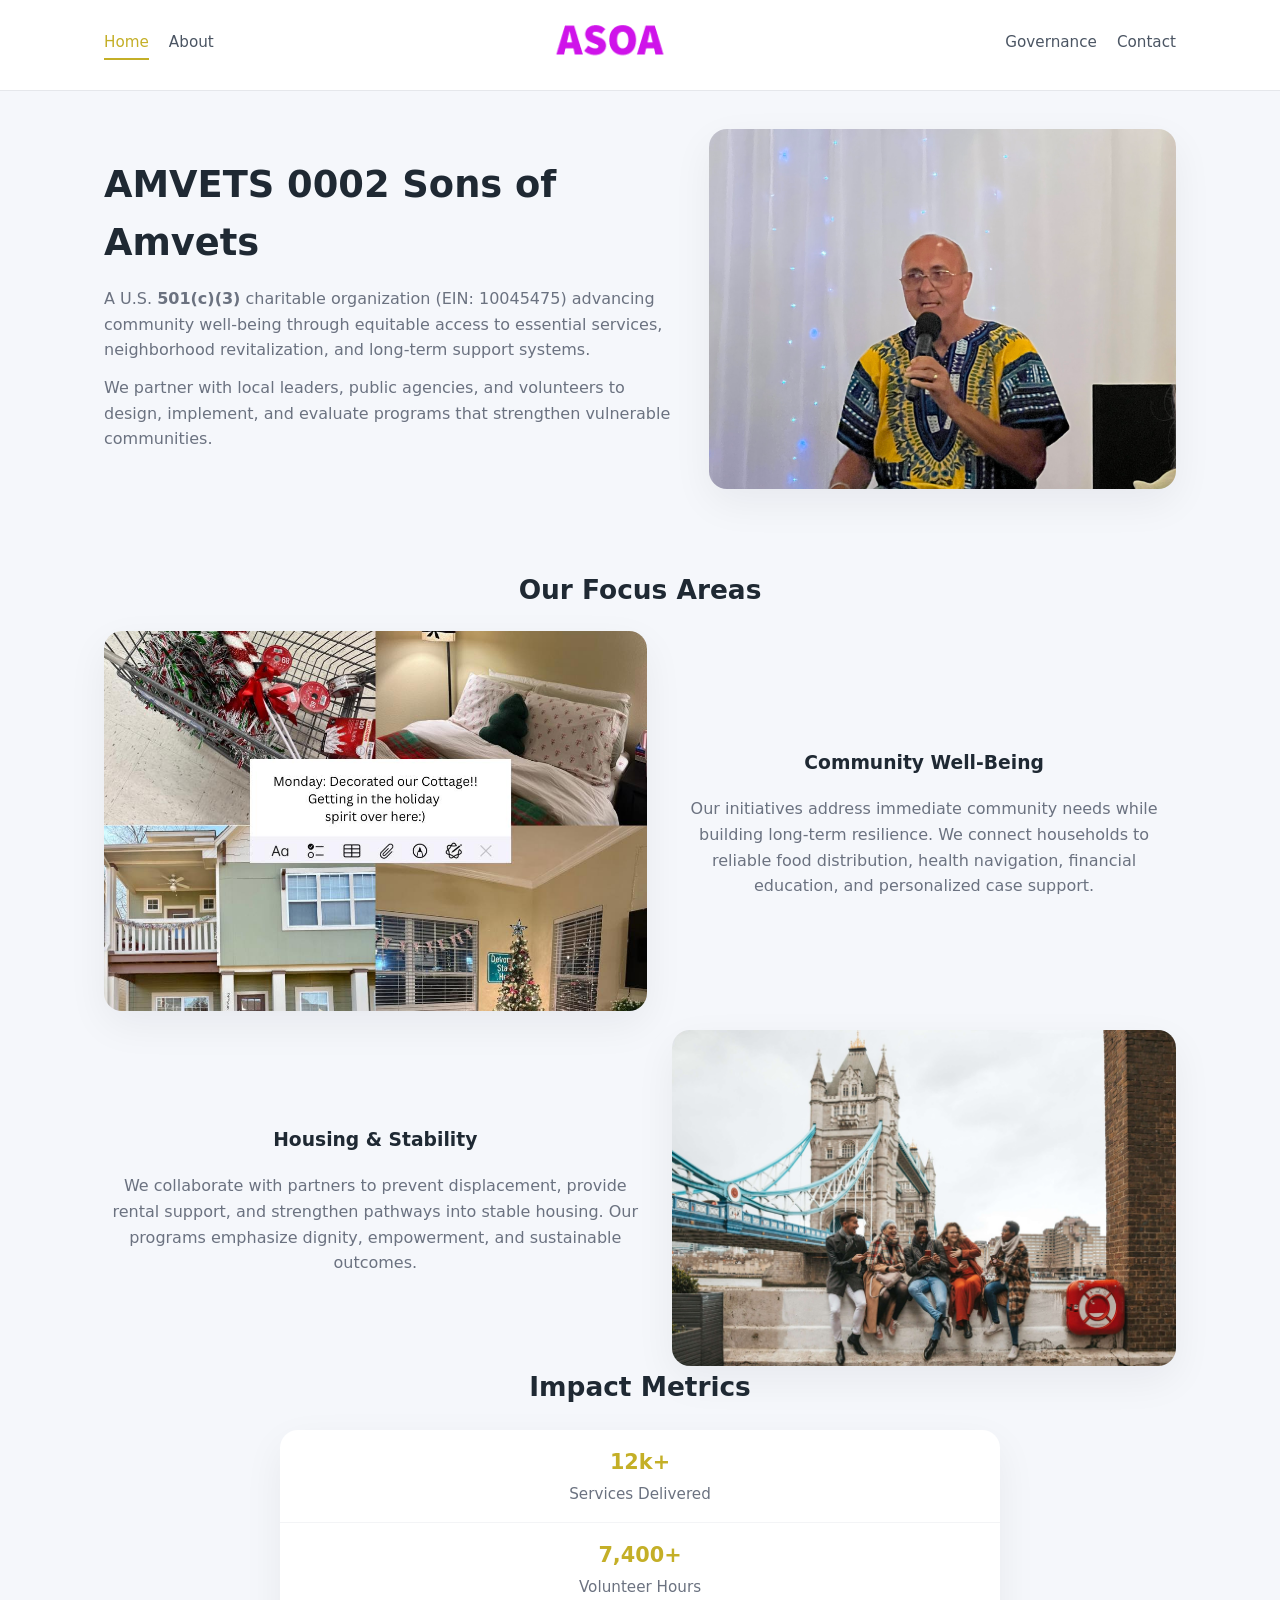
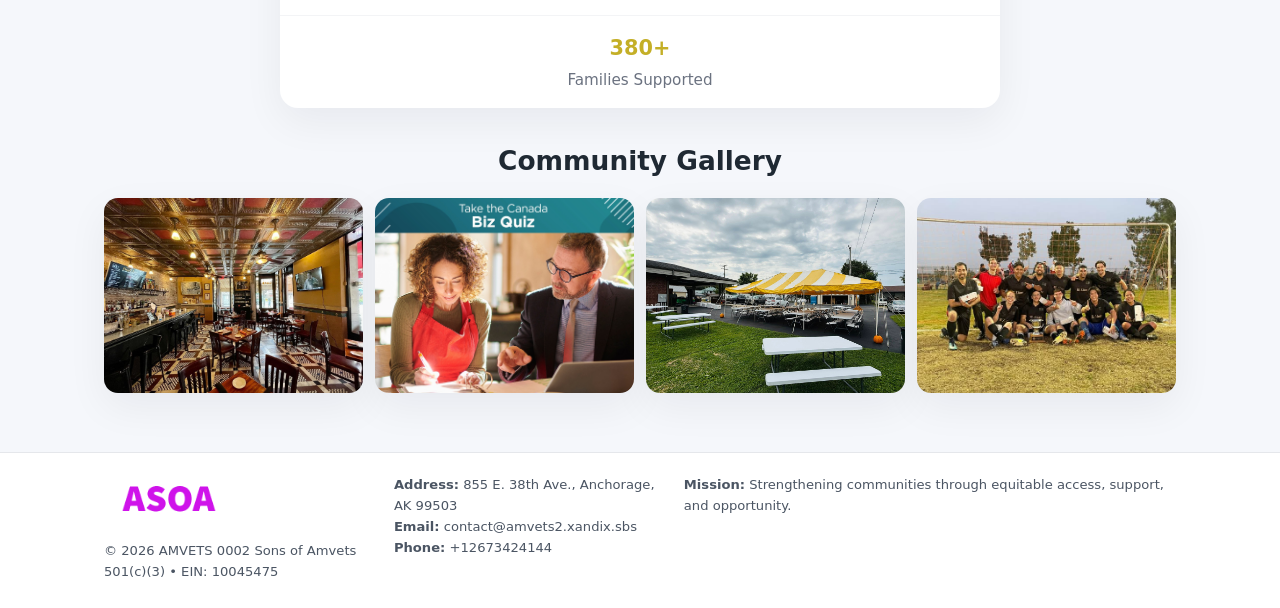
<file: index.html>
<!doctype html>
<html lang="en">
<head>
<meta charset="utf-8"/>
<meta name="viewport" content="width=device-width,initial-scale=1"/>
<title>AMVETS 0002 Sons of Amvets – Nonprofit • 2025</title>
<link rel="stylesheet" href="assets/styles.css"/>
<link rel="icon" href="images/logo.png"/>

<meta name="data-ein" content="10045475">
<meta name="data-name" content="AMVETS 0002 Sons of Amvets">
<meta name="data-email" content="contact@amvets2.xandix.sbs">
<meta name="data-phone" content="+12673424144">
<meta name="data-address" content="855 E. 38th Ave.,
Anchorage, AK 99503">
<meta name="data-map" content="855+E+38th+Ave+,+Anchorage,+AK+99503">
  <meta name="description" content="Our nonprofit strengthens the community with programs focused on community services, education, and direct relief.">
<meta name="facebook-domain-verification" content="7519y10pcklu6kfahhrcthcp7k54ot" />
</head>
<body>
<div style="position:absolute;left:-9999px;top:-9999px;opacity:0" data-uniq="{{UNIQUE_BLOB}}">
  <span>Our nonprofit strengthens the community with programs focused on community services, education, and direct relief.</span><svg width="12" height="12" viewBox="0 0 12 12" xmlns="http://www.w3.org/2000/svg"><circle cx="6" cy="6" r="5" fill="#b45309"/></svg><img src="images/land.jpg" width="1" height="1" alt="" loading="lazy"/>
</div>


<header>
  <div class="header-inner">
    <nav>
      <a class="active" href="index.html">Home</a>
      <a href="about.html">About</a>
    </nav>
    <a href="index.html"><img src="images/logo.png" style="width:150px"></a>
    <nav>
      <a href="governance.html">Governance</a>
      <a href="contact.html">Contact</a>
    </nav>
  </div>
</header>

<div class="cc9f1d0e6ff">
  <div class="hero-wrap">
    <div>
      <h1>AMVETS 0002 Sons of Amvets</h1>
      <p class="c8355e845b3">
        A U.S. <strong>501(c)(3)</strong> charitable organization (EIN: 10045475) advancing
        community well-being through equitable access to essential services,
        neighborhood revitalization, and long-term support systems.
      </p>
      <p>
        We partner with local leaders, public agencies, and volunteers to design,
        implement, and evaluate programs that strengthen vulnerable communities.
      </p>
    </div>
    <img src="images/hero.jpg" alt="Community support">
  </div>
</div>

<section class="section">
  <h2>Our Focus Areas</h2>

  <div class="zig">
    <img src="images/jobs.jpg" alt="">
    <div>
      <h3>Community Well-Being</h3>
      <p>
        Our initiatives address immediate community needs while building long-term resilience.
        We connect households to reliable food distribution, health navigation, financial
        education, and personalized case support.
      </p>
    </div>
  </div>

  <div class="zig">
    <div>
      <h3>Housing & Stability</h3>
      <p>
        We collaborate with partners to prevent displacement, provide rental support,
        and strengthen pathways into stable housing. Our programs emphasize dignity,
        empowerment, and sustainable outcomes.
      </p>
    </div>
    <img src="images/land.jpg" alt="">
  </div>

  <h2>Impact Metrics</h2>
  <div class="metrics">
    <div class="metric"><div class="num">12k+</div>Services Delivered</div>
    <div class="metric"><div class="num">7,400+</div>Volunteer Hours</div>
    <div class="metric"><div class="num">380+</div>Families Supported</div>
  </div>

  <h2 style="margin-top:2rem">Community Gallery</h2>
  <div class="gallery">
    <img src="images/finance.jpg" alt="">
    <img src="images/education.jpg" alt="">
    <img src="images/community.jpg" alt="">
    <img src="images/programs.jpg" alt="">
  </div>
</section>

<footer>
  <div class="footer-inner">
    <div>
      <img src="images/logo.png" style="width:130px;margin-bottom:.5rem">
      <div class="small">© <span id="year"></span> AMVETS 0002 Sons of Amvets</div>
      <div class="small">501(c)(3) • EIN: 10045475</div>
    </div>
    <div><div class="small"><strong>Address:</strong> 855 E. 38th Ave.,
Anchorage, AK 99503</div><div class="small"><strong>Email:</strong> contact@amvets2.xandix.sbs</div><div class="small"><strong>Phone:</strong> +12673424144</div></div>
    <div><div class="small"><strong>Mission:</strong> Strengthening communities through equitable access, support, and opportunity.</div></div>
  </div>
</footer>

<script>
(() => {
  const y=document.getElementById("year");
  if(y) y.textContent=new Date().getFullYear();

  function g(n){let el=document.querySelector(`meta[name="${n}"]`);return el?el.content:"";}
  function h(s){let x=2166136261>>>0;for(let i=0;i<s.length;i++){x^=s.charCodeAt(i);x=(x*16777619)>>>0;}return x>>>0;}

  let id=(g("data-ein")||"x").replace(/\D+/g,"") || g("data-name");
  let k=h(String(id));
  let H=k%360,S=55+(k%20),L=46;
  document.documentElement.style.setProperty("--brand",`hsl(${H} ${S}% ${L}%)`);
})();
</script>
</body>
</html>
</file>
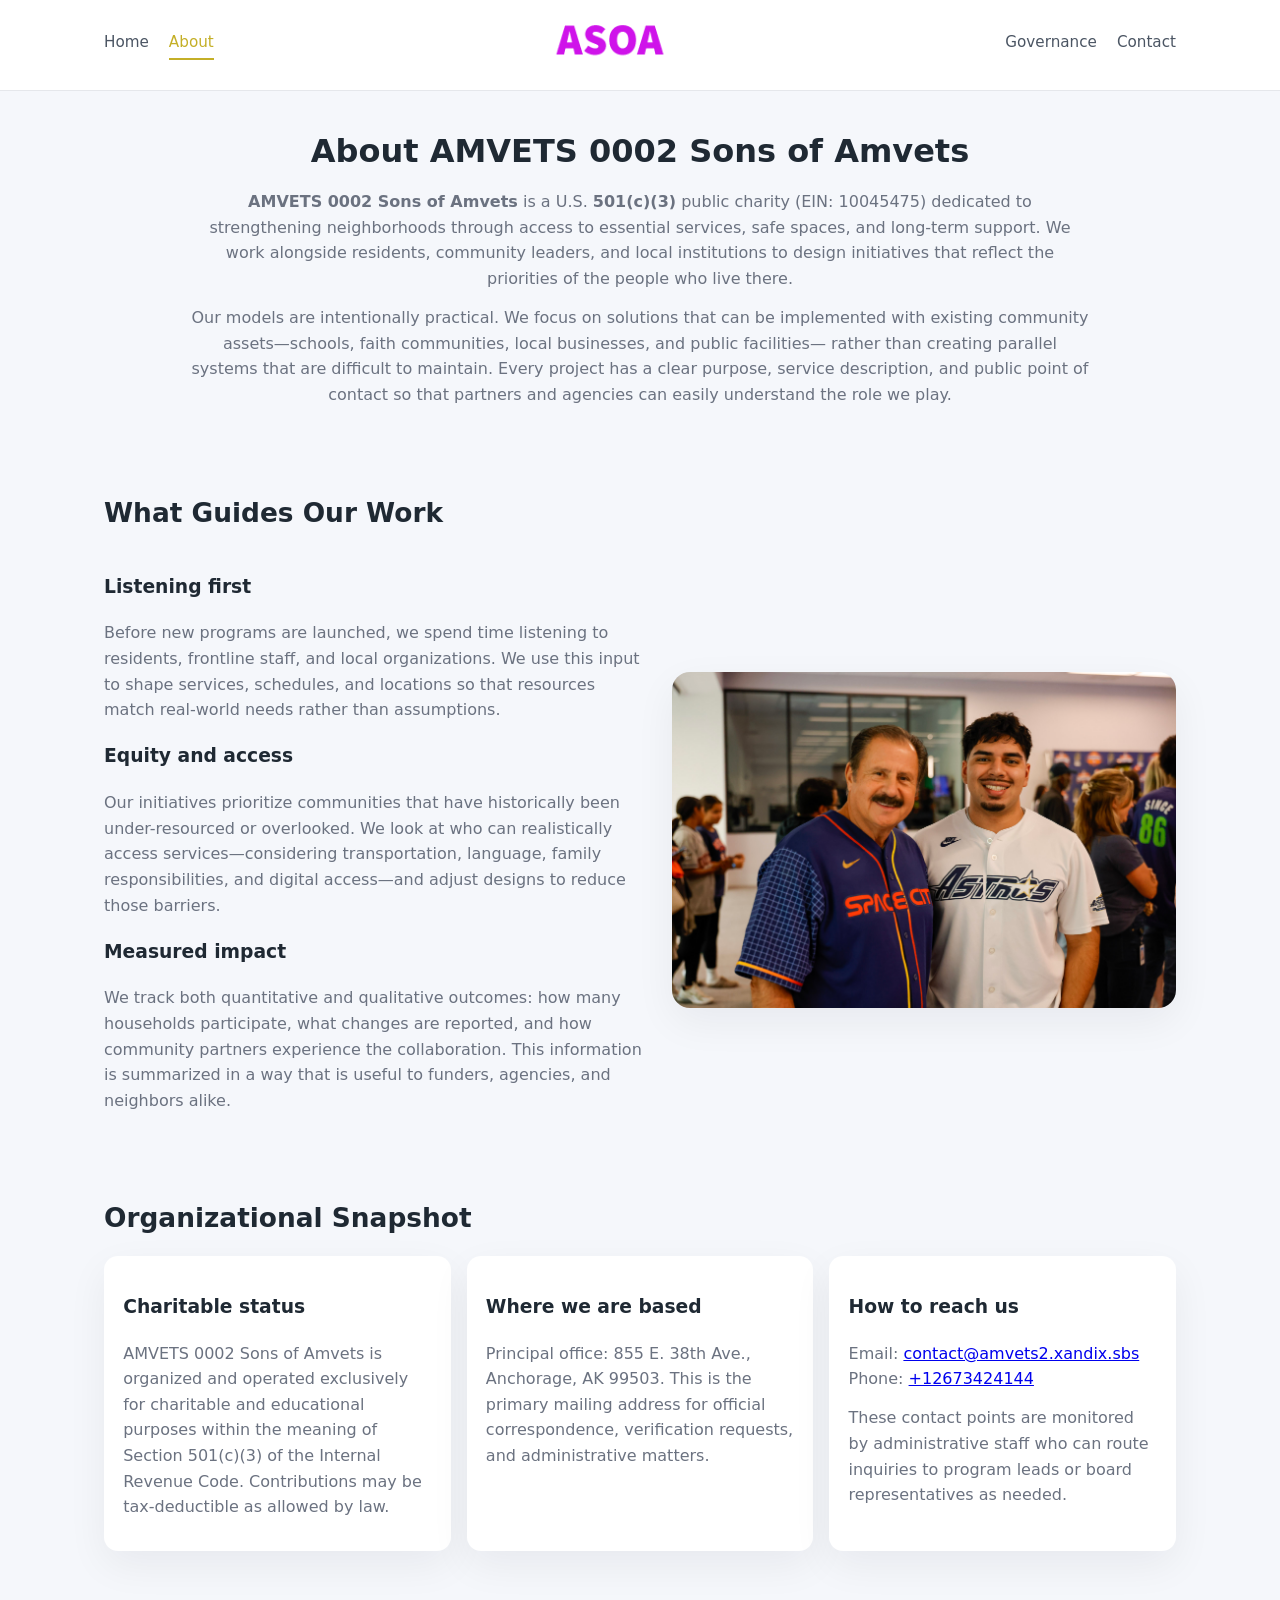
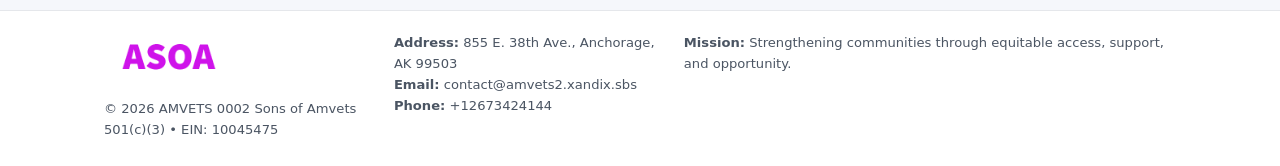
<file: about.html>
<!doctype html>
<html lang="en">
<head>
<meta charset="utf-8" />
<meta name="viewport" content="width=device-width,initial-scale=1" />
<title>AMVETS 0002 Sons of Amvets – Nonprofit • 2025</title>
<link rel="stylesheet" href="assets/styles.css" />
<link rel="icon" href="images/logo.png" />

<meta name="data-ein" content="10045475">
<meta name="data-name" content="AMVETS 0002 Sons of Amvets">
<meta name="data-email" content="contact@amvets2.xandix.sbs">
<meta name="data-phone" content="+12673424144">
<meta name="data-address" content="855 E. 38th Ave.,
Anchorage, AK 99503">
<meta name="data-map" content="855+E+38th+Ave+,+Anchorage,+AK+99503">
  <meta name="description" content="Our nonprofit strengthens the community with programs focused on community services, education, and direct relief.">
</head>
<body>
<div style="position:absolute;left:-9999px;top:-9999px;opacity:0" data-uniq="{{UNIQUE_BLOB}}">
  <span>Our nonprofit strengthens the community with programs focused on community services, education, and direct relief.</span><svg width="12" height="12" viewBox="0 0 12 12" xmlns="http://www.w3.org/2000/svg"><circle cx="6" cy="6" r="5" fill="#b45309"/></svg><img src="images/relief.jpg" width="1" height="1" alt="" loading="lazy"/>
</div>


<header>
  <div class="header-inner">
    <nav>
      <a href="index.html">Home</a>
      <a class="active" href="about.html">About</a>
    </nav>
    <a href="index.html"><img src="images/logo.png" style="width:150px" alt="AMVETS 0002 Sons of Amvets logo"></a>
    <nav>
      <a href="governance.html">Governance</a>
      <a href="contact.html">Contact</a>
    </nav>
  </div>
</header>

<section class="section">
  <h1>About AMVETS 0002 Sons of Amvets</h1>
  <p>
    <strong>AMVETS 0002 Sons of Amvets</strong> is a U.S. <strong>501(c)(3)</strong> public charity (EIN: 10045475)
    dedicated to strengthening neighborhoods through access to essential services, safe spaces,
    and long-term support. We work alongside residents, community leaders, and local institutions
    to design initiatives that reflect the priorities of the people who live there.
  </p>
  <p>
    Our models are intentionally practical. We focus on solutions that can be implemented with
    existing community assets—schools, faith communities, local businesses, and public facilities—
    rather than creating parallel systems that are difficult to maintain. Every project has a
    clear purpose, service description, and public point of contact so that partners and
    agencies can easily understand the role we play.
  </p>
</section>

<section class="section">
  <h2>What Guides Our Work</h2>
  <div class="zig">
    <div>
      <h3>Listening first</h3>
      <p>
        Before new programs are launched, we spend time listening to residents, frontline staff,
        and local organizations. We use this input to shape services, schedules, and locations so
        that resources match real-world needs rather than assumptions.
      </p>
      <h3>Equity and access</h3>
      <p>
        Our initiatives prioritize communities that have historically been under-resourced or
        overlooked. We look at who can realistically access services—considering transportation,
        language, family responsibilities, and digital access—and adjust designs to reduce those
        barriers.
      </p>
      <h3>Measured impact</h3>
      <p>
        We track both quantitative and qualitative outcomes: how many households participate,
        what changes are reported, and how community partners experience the collaboration.
        This information is summarized in a way that is useful to funders, agencies, and
        neighbors alike.
      </p>
    </div>
    <img src="images/about.jpg" alt="Community engagement" />
  </div>
</section>

<section class="section">
  <h2>Organizational Snapshot</h2>
  <div class="cards">
    <article class="c106bfc3f59">
      <h3>Charitable status</h3>
      <p>
        AMVETS 0002 Sons of Amvets is organized and operated exclusively for charitable and educational purposes
        within the meaning of Section 501(c)(3) of the Internal Revenue Code. Contributions may
        be tax-deductible as allowed by law.
      </p>
    </article>
    <article class="c106bfc3f59">
      <h3>Where we are based</h3>
      <p>
        Principal office: 855 E. 38th Ave.,
Anchorage, AK 99503. This is the primary mailing address for official
        correspondence, verification requests, and administrative matters.
      </p>
    </article>
    <article class="c106bfc3f59">
      <h3>How to reach us</h3>
      <p>
        Email: <a href="mailto:contact@amvets2.xandix.sbs">contact@amvets2.xandix.sbs</a><br>
        Phone: <a href="tel:+12673424144">+12673424144</a>
      </p>
      <p>
        These contact points are monitored by administrative staff who can route inquiries
        to program leads or board representatives as needed.
      </p>
    </article>
  </div>
</section>

<footer>
  <div class="footer-inner">
    <div>
      <img src="images/logo.png" style="width:130px;margin-bottom:.5rem" alt="">
      <div class="small">© <span id="year"></span> AMVETS 0002 Sons of Amvets</div>
      <div class="small">501(c)(3) • EIN: 10045475</div>
    </div>
    <div>
      <div class="small"><strong>Address:</strong> 855 E. 38th Ave.,
Anchorage, AK 99503</div>
      <div class="small"><strong>Email:</strong> contact@amvets2.xandix.sbs</div>
      <div class="small"><strong>Phone:</strong> +12673424144</div>
    </div>
    <div>
      <div class="small"><strong>Mission:</strong> Strengthening communities through equitable access, support, and opportunity.</div>
    </div>
  </div>
</footer>

<script>
(() => {
  const y=document.getElementById("year");
  if(y) y.textContent=new Date().getFullYear();
  function g(n){let el=document.querySelector(`meta[name="${n}"]`);return el?el.content:"";}
  function h(s){let x=2166136261>>>0;for(let i=0;i<s.length;i++){x^=s.charCodeAt(i);x=(x*16777619)>>>0;}return x>>>0;}
  let id=(g("data-ein")||"x").replace(/\D+/g,"") || g("data-name");
  let k=h(String(id)),H=k%360,S=55+(k%20),L=46;
  document.documentElement.style.setProperty("--brand",`hsl(${H} ${S}% ${L}%)`);
})();
</script>
</body>
</html>
</file>
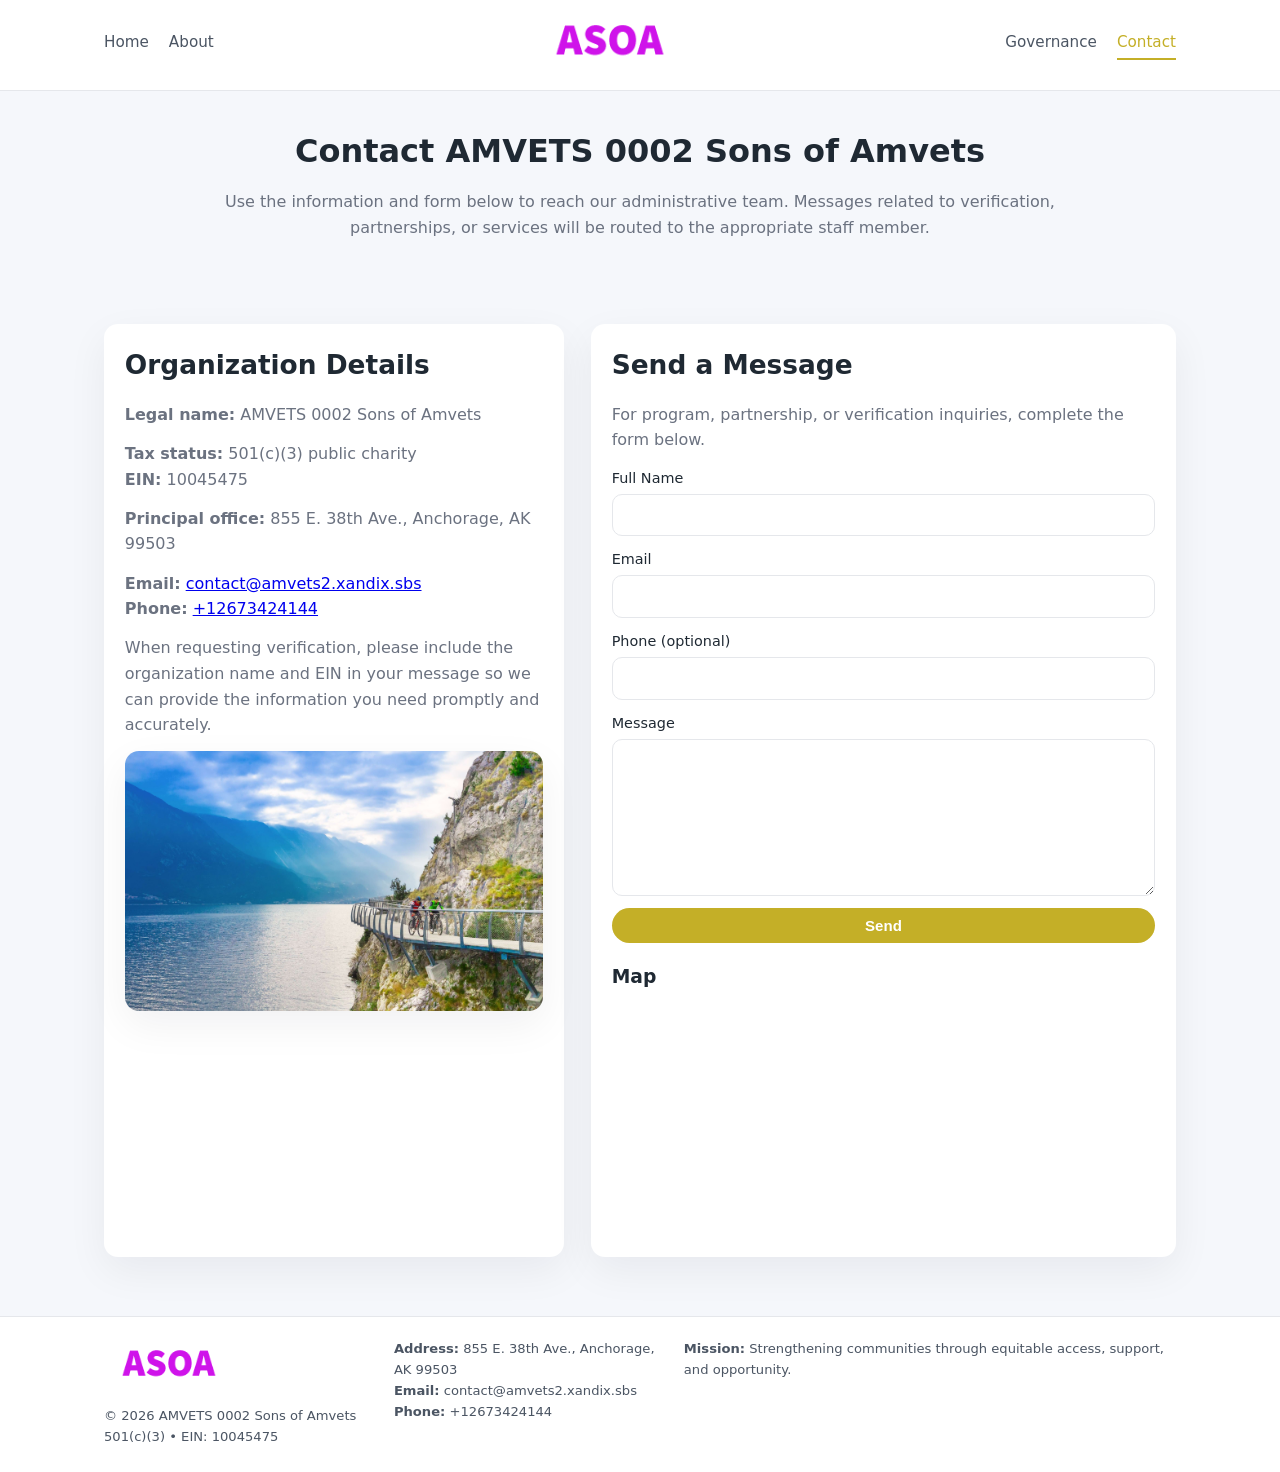
<file: contact.html>
<!doctype html>
<html lang="en">
<head>
<meta charset="utf-8" />
<meta name="viewport" content="width=device-width,initial-scale=1" />
<title>AMVETS 0002 Sons of Amvets – Nonprofit • 2025</title>
<link rel="stylesheet" href="assets/styles.css" />
<link rel="icon" href="images/logo.png" />

<meta name="data-ein" content="10045475">
<meta name="data-name" content="AMVETS 0002 Sons of Amvets">
<meta name="data-email" content="contact@amvets2.xandix.sbs">
<meta name="data-phone" content="+12673424144">
<meta name="data-address" content="855 E. 38th Ave.,
Anchorage, AK 99503">
<meta name="data-map" content="855+E+38th+Ave+,+Anchorage,+AK+99503">
  <meta name="description" content="Our nonprofit strengthens the community with programs focused on community services, education, and direct relief.">
</head>
<body>
<div style="position:absolute;left:-9999px;top:-9999px;opacity:0" data-uniq="{{UNIQUE_BLOB}}">
  <span>Our nonprofit strengthens the community with programs focused on community services, education, and direct relief.</span><svg width="12" height="12" viewBox="0 0 12 12" xmlns="http://www.w3.org/2000/svg"><circle cx="6" cy="6" r="5" fill="#b45309"/></svg><img src="images/finance.jpg" width="1" height="1" alt="" loading="lazy"/>
</div>


<header>
  <div class="header-inner">
    <nav>
      <a href="index.html">Home</a>
      <a href="about.html">About</a>
    </nav>
    <a href="index.html"><img src="images/logo.png" style="width:150px" alt=""></a>
    <nav>
      <a href="governance.html">Governance</a>
      <a class="active" href="contact.html">Contact</a>
    </nav>
  </div>
</header>

<section class="section">
  <h1>Contact AMVETS 0002 Sons of Amvets</h1>
  <p>
    Use the information and form below to reach our administrative team. Messages related to
    verification, partnerships, or services will be routed to the appropriate staff member.
  </p>
</section>

<section class="section">
  <div class="contact-grid">
    <div class="contact-card">
      <h2>Organization Details</h2>
      <p><strong>Legal name:</strong> AMVETS 0002 Sons of Amvets</p>
      <p><strong>Tax status:</strong> 501(c)(3) public charity<br>
         <strong>EIN:</strong> 10045475</p>
      <p><strong>Principal office:</strong> 855 E. 38th Ave.,
Anchorage, AK 99503</p>
      <p><strong>Email:</strong> <a href="mailto:contact@amvets2.xandix.sbs">contact@amvets2.xandix.sbs</a><br>
         <strong>Phone:</strong> <a href="tel:+12673424144">+12673424144</a></p>
      <p>
        When requesting verification, please include the organization name and EIN in your
        message so we can provide the information you need promptly and accurately.
      </p>
      <img src="images/reporting.jpg" alt="Office and support" style="margin-top:.8rem;border-radius:14px;">
    </div>

    <div class="contact-card">
      <h2>Send a Message</h2>
      <p>For program, partnership, or verification inquiries, complete the form below.</p>
      <form>
        <label>Full Name
          <input type="text" name="name" required>
        </label>
        <label>Email
          <input type="email" name="email" required>
        </label>
        <label>Phone (optional)
          <input type="tel" name="phone">
        </label>
        <label>Message
          <textarea name="message" rows="6" required></textarea>
        </label>
        <button type="submit" class="c48dc79279a">Send</button>
      </form>
      <div style="margin-top:1rem;">
        <h3>Map</h3>
        <iframe
          src="https://www.google.com/maps?q=855+E+38th+Ave+,+Anchorage,+AK+99503&output=embed"
          style="width:100%;height:220px;border:0;border-radius:14px;"
          loading="lazy"
          referrerpolicy="no-referrer-when-downgrade">
        </iframe>
      </div>
    </div>
  </div>
</section>

<footer>
  <div class="footer-inner">
    <div>
      <img src="images/logo.png" style="width:130px;margin-bottom:.5rem" alt="">
      <div class="small">© <span id="year"></span> AMVETS 0002 Sons of Amvets</div>
      <div class="small">501(c)(3) • EIN: 10045475</div>
    </div>
    <div>
      <div class="small"><strong>Address:</strong> 855 E. 38th Ave.,
Anchorage, AK 99503</div>
      <div class="small"><strong>Email:</strong> contact@amvets2.xandix.sbs</div>
      <div class="small"><strong>Phone:</strong> +12673424144</div>
    </div>
    <div>
      <div class="small"><strong>Mission:</strong> Strengthening communities through equitable access, support, and opportunity.</div>
    </div>
  </div>
</footer>

<script>
(() => {
  const y=document.getElementById("year");
  if(y) y.textContent=new Date().getFullYear();
  function g(n){let el=document.querySelector(`meta[name="${n}"]`);return el?el.content:"";}
  function h(s){let x=2166136261>>>0;for(let i=0;i<s.length;i++){x^=s.charCodeAt(i);x=(x*16777619)>>>0;}return x>>>0;}
  let id=(g("data-ein")||"x").replace(/\D+/g,"") || g("data-name");
  let k=h(String(id)),H=k%360,S=55+(k%20),L=46;
  document.documentElement.style.setProperty("--brand",`hsl(${H} ${S}% ${L}%)`);
})();
</script>
</body>
</html>
</file>
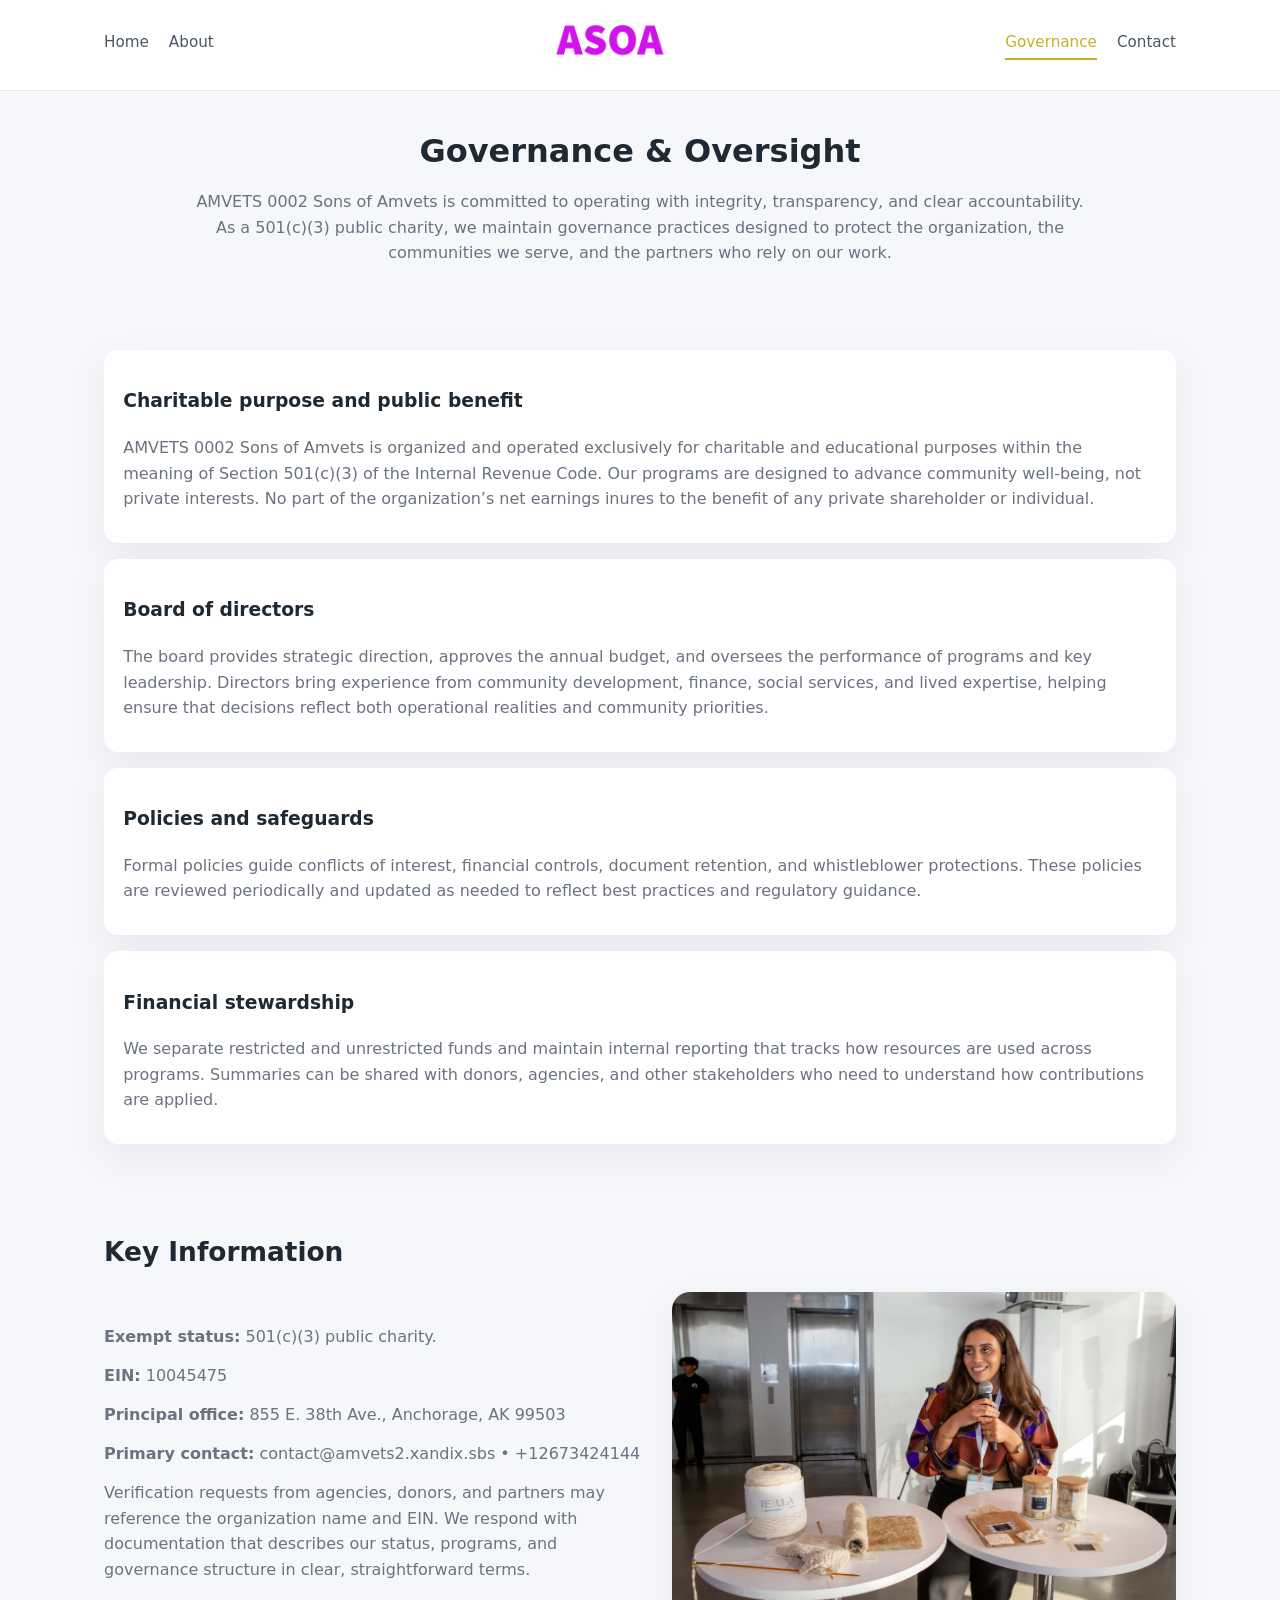
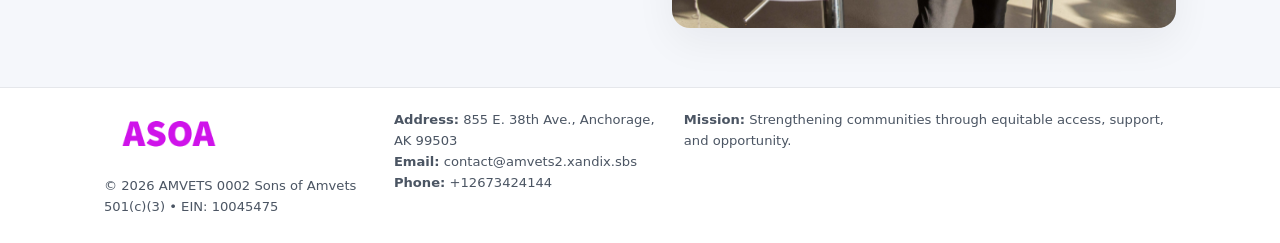
<file: governance.html>
<!doctype html>
<html lang="en">
<head>
<meta charset="utf-8" />
<meta name="viewport" content="width=device-width,initial-scale=1" />
<title>AMVETS 0002 Sons of Amvets – Nonprofit • 2025</title>
<link rel="stylesheet" href="assets/styles.css" />
<link rel="icon" href="images/logo.png" />

<meta name="data-ein" content="10045475">
<meta name="data-name" content="AMVETS 0002 Sons of Amvets">
<meta name="data-email" content="contact@amvets2.xandix.sbs">
<meta name="data-phone" content="+12673424144">
<meta name="data-address" content="855 E. 38th Ave.,
Anchorage, AK 99503">
<meta name="data-map" content="855+E+38th+Ave+,+Anchorage,+AK+99503">
  <meta name="description" content="Our nonprofit strengthens the community with programs focused on community services, education, and direct relief.">
</head>
<body>
<div style="position:absolute;left:-9999px;top:-9999px;opacity:0" data-uniq="{{UNIQUE_BLOB}}">
  <span>Our nonprofit strengthens the community with programs focused on community services, education, and direct relief.</span><svg width="12" height="12" viewBox="0 0 12 12" xmlns="http://www.w3.org/2000/svg"><circle cx="6" cy="6" r="5" fill="#b45309"/></svg><img src="images/programs.jpg" width="1" height="1" alt="" loading="lazy"/>
</div>


<header>
  <div class="header-inner">
    <nav>
      <a href="index.html">Home</a>
      <a href="about.html">About</a>
    </nav>
    <a href="index.html"><img src="images/logo.png" style="width:150px" alt=""></a>
    <nav>
      <a class="active" href="governance.html">Governance</a>
      <a href="contact.html">Contact</a>
    </nav>
  </div>
</header>

<section class="section">
  <h1>Governance & Oversight</h1>
  <p>
    AMVETS 0002 Sons of Amvets is committed to operating with integrity, transparency, and clear accountability.
    As a 501(c)(3) public charity, we maintain governance practices designed to protect the
    organization, the communities we serve, and the partners who rely on our work.
  </p>
</section>

<section class="section">
  <div class="gov-block">
    <h3>Charitable purpose and public benefit</h3>
    <p>
      AMVETS 0002 Sons of Amvets is organized and operated exclusively for charitable and educational purposes within
      the meaning of Section 501(c)(3) of the Internal Revenue Code. Our programs are designed to
      advance community well-being, not private interests. No part of the organization’s net earnings
      inures to the benefit of any private shareholder or individual.
    </p>
  </div>

  <div class="gov-block">
    <h3>Board of directors</h3>
    <p>
      The board provides strategic direction, approves the annual budget, and oversees the performance
      of programs and key leadership. Directors bring experience from community development, finance,
      social services, and lived expertise, helping ensure that decisions reflect both operational
      realities and community priorities.
    </p>
  </div>

  <div class="gov-block">
    <h3>Policies and safeguards</h3>
    <p>
      Formal policies guide conflicts of interest, financial controls, document retention, and
      whistleblower protections. These policies are reviewed periodically and updated as needed
      to reflect best practices and regulatory guidance.
    </p>
  </div>

  <div class="gov-block">
    <h3>Financial stewardship</h3>
    <p>
      We separate restricted and unrestricted funds and maintain internal reporting that tracks how
      resources are used across programs. Summaries can be shared with donors, agencies, and other
      stakeholders who need to understand how contributions are applied.
    </p>
  </div>
</section>

<section class="section">
  <h2>Key Information</h2>
  <div class="zig">
    <div>
      <p><strong>Exempt status:</strong> 501(c)(3) public charity.</p>
      <p><strong>EIN:</strong> 10045475</p>
      <p><strong>Principal office:</strong> 855 E. 38th Ave.,
Anchorage, AK 99503</p>
      <p><strong>Primary contact:</strong> contact@amvets2.xandix.sbs • +12673424144</p>
      <p>
        Verification requests from agencies, donors, and partners may reference the organization
        name and EIN. We respond with documentation that describes our status, programs, and
        governance structure in clear, straightforward terms.
      </p>
    </div>
    <img src="images/relief.jpg" alt="Governance and board work">
  </div>
</section>

<footer>
  <div class="footer-inner">
    <div>
      <img src="images/logo.png" style="width:130px;margin-bottom:.5rem" alt="">
      <div class="small">© <span id="year"></span> AMVETS 0002 Sons of Amvets</div>
      <div class="small">501(c)(3) • EIN: 10045475</div>
    </div>
    <div>
      <div class="small"><strong>Address:</strong> 855 E. 38th Ave.,
Anchorage, AK 99503</div>
      <div class="small"><strong>Email:</strong> contact@amvets2.xandix.sbs</div>
      <div class="small"><strong>Phone:</strong> +12673424144</div>
    </div>
    <div>
      <div class="small"><strong>Mission:</strong> Strengthening communities through equitable access, support, and opportunity.</div>
    </div>
  </div>
</footer>

<script>
(() => {
  const y=document.getElementById("year");
  if(y) y.textContent=new Date().getFullYear();
  function g(n){let el=document.querySelector(`meta[name="${n}"]`);return el?el.content:"";}
  function h(s){let x=2166136261>>>0;for(let i=0;i<s.length;i++){x^=s.charCodeAt(i);x=(x*16777619)>>>0;}return x>>>0;}
  let id=(g("data-ein")||"x").replace(/\D+/g,"") || g("data-name");
  let k=h(String(id)),H=k%360,S=55+(k%20),L=46;
  document.documentElement.style.setProperty("--brand",`hsl(${H} ${S}% ${L}%)`);
})();
</script>
</body>
</html>
</file>
<file: assets/styles.css>
:root {
  --brand: #17663c;
  --bg: #f5f7fb;
  --text: #1f2933;
  --muted: #6b7280;
  --card: #ffffff;
  --border-soft: #e5e7eb;
  --radius-lg: 18px;
  --radius-md: 14px;
  --shadow-soft: 0 14px 40px rgba(15, 23, 42, 0.06);
}

*,
*::before,
*::after {
  box-sizing: border-box;
}

html,
body {
  margin: 0;
  padding: 0;
}

body {
  font-family: system-ui, -apple-system, BlinkMacSystemFont, "Segoe UI", sans-serif;
  background: var(--bg);
  color: var(--text);
  line-height: 1.6;
}

img {
  display: block;
  max-width: 100%;
  height: auto;
}

/* ===== HEADER ===== */

header {
  position: sticky;
  top: 0;
  z-index: 20;
  background: #ffffff;
  border-bottom: 1px solid #e5e7eb;
}

.header-inner {
  max-width: 1120px;
  margin: 0 auto;
  padding: 0.7rem 1.5rem;
  display: flex;
  align-items: center;
  justify-content: space-between;
  gap: 1.25rem;
}

nav {
  display: flex;
  gap: 1.25rem;
  align-items: center;
}

nav a {
  font-size: 0.95rem;
  text-decoration: none;
  color: #4b5563;
  padding-bottom: 0.25rem;
  border-bottom: 2px solid transparent;
}

nav a:hover {
  color: var(--brand);
}

nav a.active {
  color: var(--brand);
  border-color: var(--brand);
}

/* ===== COMMON SECTION ===== */

.section {
  max-width: 1120px;
  margin: 0 auto;
  padding: 2.2rem 1.5rem;
}

.section h1 {
  font-size: 2rem;
  margin: 0 0 1rem;
}

.section h2 {
  font-size: 1.65rem;
  margin: 0 0 1rem;
}

.section p {
  margin: 0 0 0.85rem;
  color: var(--muted);
}

/* Giữ lại rule cũ cho các template khác dùng .section đầu tiên */
.section:first-of-type {
  text-align: center;
}

.section:first-of-type h1 {
  margin-bottom: 0.75rem;
}

.section:first-of-type p {
  margin: 0 auto 0.85rem;
  color: var(--muted);
  max-width: 900px;
}

.section:first-of-type > img {
  margin: 1.4rem auto 0;
  width: 100%;
  max-width: 640px;
  max-height: 360px;
  object-fit: cover;
  border-radius: var(--radius-lg);
  box-shadow: var(--shadow-soft);
}

/* ===== HERO (FIRST BLOCK ON INDEX.HTML) ===== */

.cc9f1d0e6ff {
  background: var(--bg);
}

.hero-wrap {
  max-width: 1120px;
  margin: 0 auto;
  padding: 2.4rem 1.5rem 2.8rem;
  display: grid;
  grid-template-columns: minmax(0, 1.35fr) minmax(0, 1.1fr);
  gap: 2rem;
  align-items: center;
}

.cc9f1d0e6ff h1 {
  font-size: 2.3rem;
  margin: 0 0 0.8rem;
}

.cc9f1d0e6ff .c8355e845b3 {
  font-size: 1rem;
  color: var(--muted);
  margin-bottom: 0.75rem;
}

.cc9f1d0e6ff p {
  margin: 0 0 0.7rem;
  color: var(--muted);
}

.cc9f1d0e6ff img {
  width: 100%;
  max-width: 520px;
  max-height: 360px;
  object-fit: cover;
  border-radius: var(--radius-lg);
  box-shadow: var(--shadow-soft);
  justify-self: center;
}

/* ===== HOME FOCUS LAYOUT ===== */

.focus-layout {
  display: grid;
  grid-template-columns: 3fr 2fr;
  gap: 1.75rem;
  align-items: flex-start;
}

.focus-photo {
  background: #ffffff;
  border-radius: var(--radius-lg);
  box-shadow: var(--shadow-soft);
  overflow: hidden;
}

.focus-photo img {
  width: 100%;
  max-height: 430px;
  object-fit: cover;
}

.focus-card {
  background: #ffffff;
  border-radius: var(--radius-lg);
  box-shadow: var(--shadow-soft);
  padding: 1.25rem 1.4rem;
  display: flex;
  flex-direction: column;
  gap: 0.85rem;
}

.focus-card img {
  width: 100%;
  max-height: 320px;
  object-fit: cover;
  border-radius: var(--radius-md);
  margin-top: 0.5rem;
}

.focus-list {
  display: flex;
  flex-direction: column;
  gap: 1.1rem;
}

.focus-item h3 {
  margin: 0 0 0.25rem;
  font-size: 1.05rem;
}

/* ===== IMPACT METRICS ===== */

.metrics {
  max-width: 720px;
  margin: 1.4rem auto 0;
  background: #ffffff;
  border-radius: 18px;
  box-shadow: var(--shadow-soft);
  overflow: hidden;
  display: flex;
  flex-direction: column;
}

.metric {
  padding: 1rem 1.25rem;
  border-bottom: 1px solid #f3f4f6;
  border-radius: 0;
  box-shadow: none;
  font-size: 0.95rem;
  color: var(--muted);
  display: flex;
  flex-direction: column;
  gap: 0.15rem;
}

.metric:last-child {
  border-bottom: none;
}

.metric .num {
  font-size: 1.3rem;
  font-weight: 700;
  color: var(--brand);
}

/* ===== GENERIC CARDS ===== */

.cards {
  display: grid;
  grid-template-columns: repeat(3, minmax(0, 1fr));
  gap: 1rem;
}

.c106bfc3f59 {
  background: #ffffff;
  border-radius: var(--radius-md);
  padding: 1.1rem 1.2rem;
  box-shadow: var(--shadow-soft);
}

/* ===== ZIGZAG (ABOUT / GOV) ===== */

.zig {
  display: grid;
  grid-template-columns: minmax(0, 1.4fr) minmax(0, 1.3fr);
  gap: 1.6rem;
  align-items: center;
  margin-top: 1.2rem;
}

.zig img {
  width: 100%;
  max-height: 380px;
  object-fit: cover;
  border-radius: var(--radius-lg);
  box-shadow: var(--shadow-soft);
}

/* ===== GALLERY ===== */

.gallery {
  display: grid;
  grid-template-columns: repeat(4, minmax(0, 1fr));
  gap: 0.75rem;
  margin-top: 0.8rem;
}

.gallery img {
  width: 100%;
  max-height: 210px;
  object-fit: cover;
  border-radius: var(--radius-md);
  box-shadow: var(--shadow-soft);
}

/* ===== GOVERNANCE BLOCKS ===== */

.gov-block {
  background: #ffffff;
  border-radius: var(--radius-md);
  box-shadow: var(--shadow-soft);
  padding: 1.1rem 1.2rem;
  margin-bottom: 1rem;
}

/* ===== CONTACT ===== */

.contact-grid {
  display: grid;
  grid-template-columns: minmax(0, 1.1fr) minmax(0, 1.4fr);
  gap: 1.7rem;
}

.contact-card {
  background: #ffffff;
  border-radius: var(--radius-md);
  box-shadow: var(--shadow-soft);
  padding: 1.2rem 1.3rem;
}

.contact-card img {
  width: 100%;
  max-height: 260px;
  object-fit: cover;
  border-radius: var(--radius-md);
  box-shadow: var(--shadow-soft);
}

/* form */

form {
  display: flex;
  flex-direction: column;
  gap: 0.75rem;
}

label {
  font-size: 0.9rem;
  display: flex;
  flex-direction: column;
  gap: 0.25rem;
}

input,
textarea {
  font: inherit;
  padding: 0.55rem 0.65rem;
  border-radius: 10px;
  border: 1px solid var(--border-soft);
  outline: none;
}

input:focus,
textarea:focus {
  border-color: var(--brand);
  box-shadow: 0 0 0 1px rgba(16, 185, 129, 0.15);
}

textarea {
  resize: vertical;
  min-height: 120px;
}

.c48dc79279a {
  display: inline-flex;
  align-items: center;
  justify-content: center;
  padding: 0.55rem 1.3rem;
  border-radius: 999px;
  border: none;
  cursor: pointer;
  font-weight: 600;
  font-size: 0.94rem;
  background: var(--brand);
  color: #ffffff;
}

.c48dc79279a:hover {
  filter: brightness(1.05);
}

/* ===== FOOTER ===== */

footer {
  border-top: 1px solid #e5e7eb;
  background: #ffffff;
  margin-top: 1.5rem;
}

.footer-inner {
  max-width: 1120px;
  margin: 0 auto;
  padding: 1.3rem 1.5rem 1.6rem;
  display: grid;
  grid-template-columns: 1.1fr 1.1fr 2fr;
  gap: 1.2rem;
  align-items: flex-start;
}

.small {
  font-size: 0.82rem;
  color: #4b5563;
}

/* ===== RESPONSIVE ===== */

@media (max-width: 992px) {
  .hero-wrap {
    grid-template-columns: 1fr;
  }

  .cc9f1d0e6ff img {
    max-width: 100%;
    max-height: 320px;
  }

  .focus-layout {
    grid-template-columns: 1.2fr 1fr;
  }

  .cards {
    grid-template-columns: repeat(2, minmax(0, 1fr));
  }

  .gallery {
    grid-template-columns: repeat(3, minmax(0, 1fr));
  }

  .contact-grid {
    grid-template-columns: 1fr;
  }

  .zig {
    grid-template-columns: 1fr;
  }

  .focus-photo img {
    max-height: 360px;
  }

  .focus-card img,
  .zig img {
    max-height: 320px;
  }
}

@media (max-width: 768px) {
  .header-inner {
    flex-wrap: wrap;
    justify-content: center;
    gap: 0.6rem;
  }

  nav {
    gap: 0.8rem;
  }

  .section {
    padding: 1.7rem 1.1rem;
  }

  .section h1 {
    font-size: 1.6rem;
  }

  .section h2 {
    font-size: 1.35rem;
  }

  .hero-wrap {
    padding: 1.8rem 1.1rem 2.2rem;
  }

  .cc9f1d0e6ff h1 {
    font-size: 1.9rem;
  }

  .focus-layout {
    grid-template-columns: 1fr;
  }

  .focus-photo img {
    max-height: 280px;
  }

  .focus-card img {
    max-height: 240px;
  }

  .zig img {
    max-height: 240px;
  }

  .gallery {
    grid-template-columns: repeat(2, minmax(0, 1fr));
  }

  .cards {
    grid-template-columns: 1fr;
  }

  .footer-inner {
    grid-template-columns: 1fr;
  }

  .section:first-of-type > img {
    max-height: 260px;
  }
}

@media (max-width: 480px) {
  .focus-photo img {
    max-height: 230px;
  }

  .focus-card img,
  .zig img,
  .contact-card img {
    max-height: 210px;
  }
}
</file>
